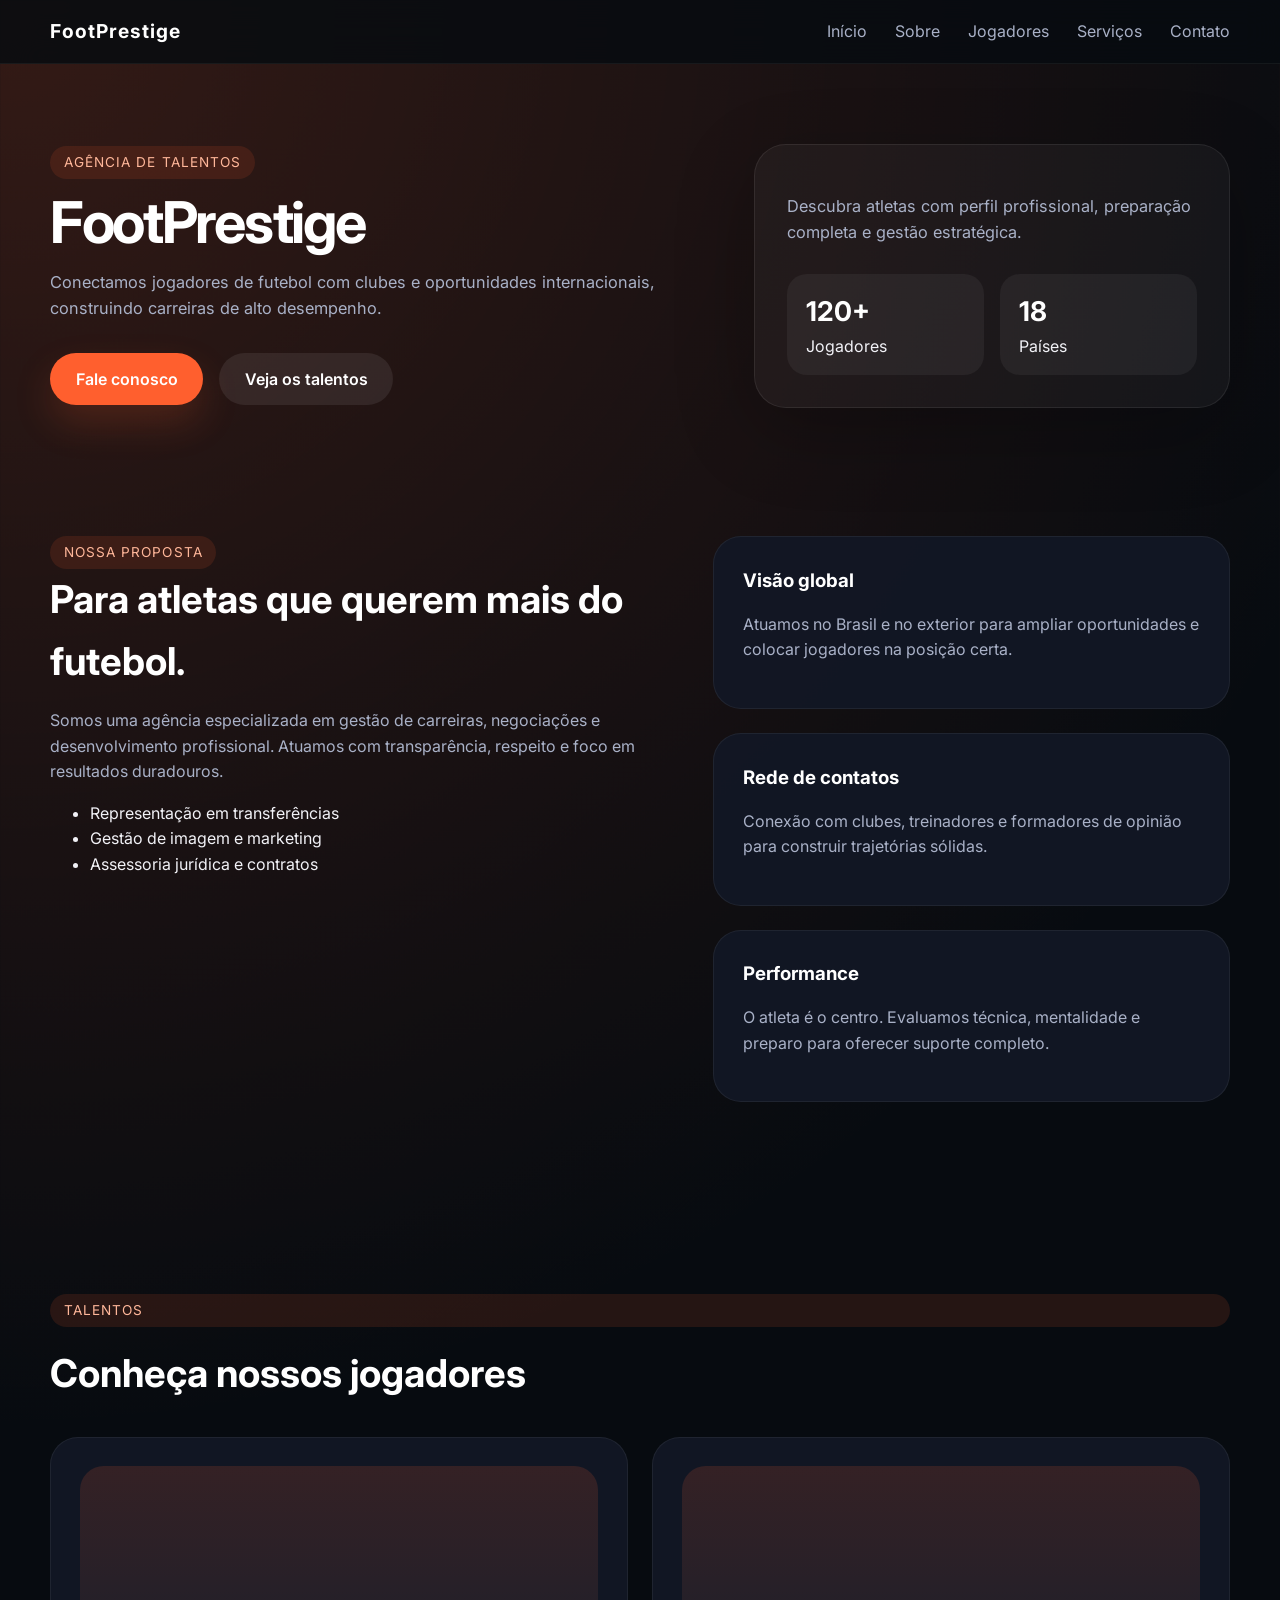
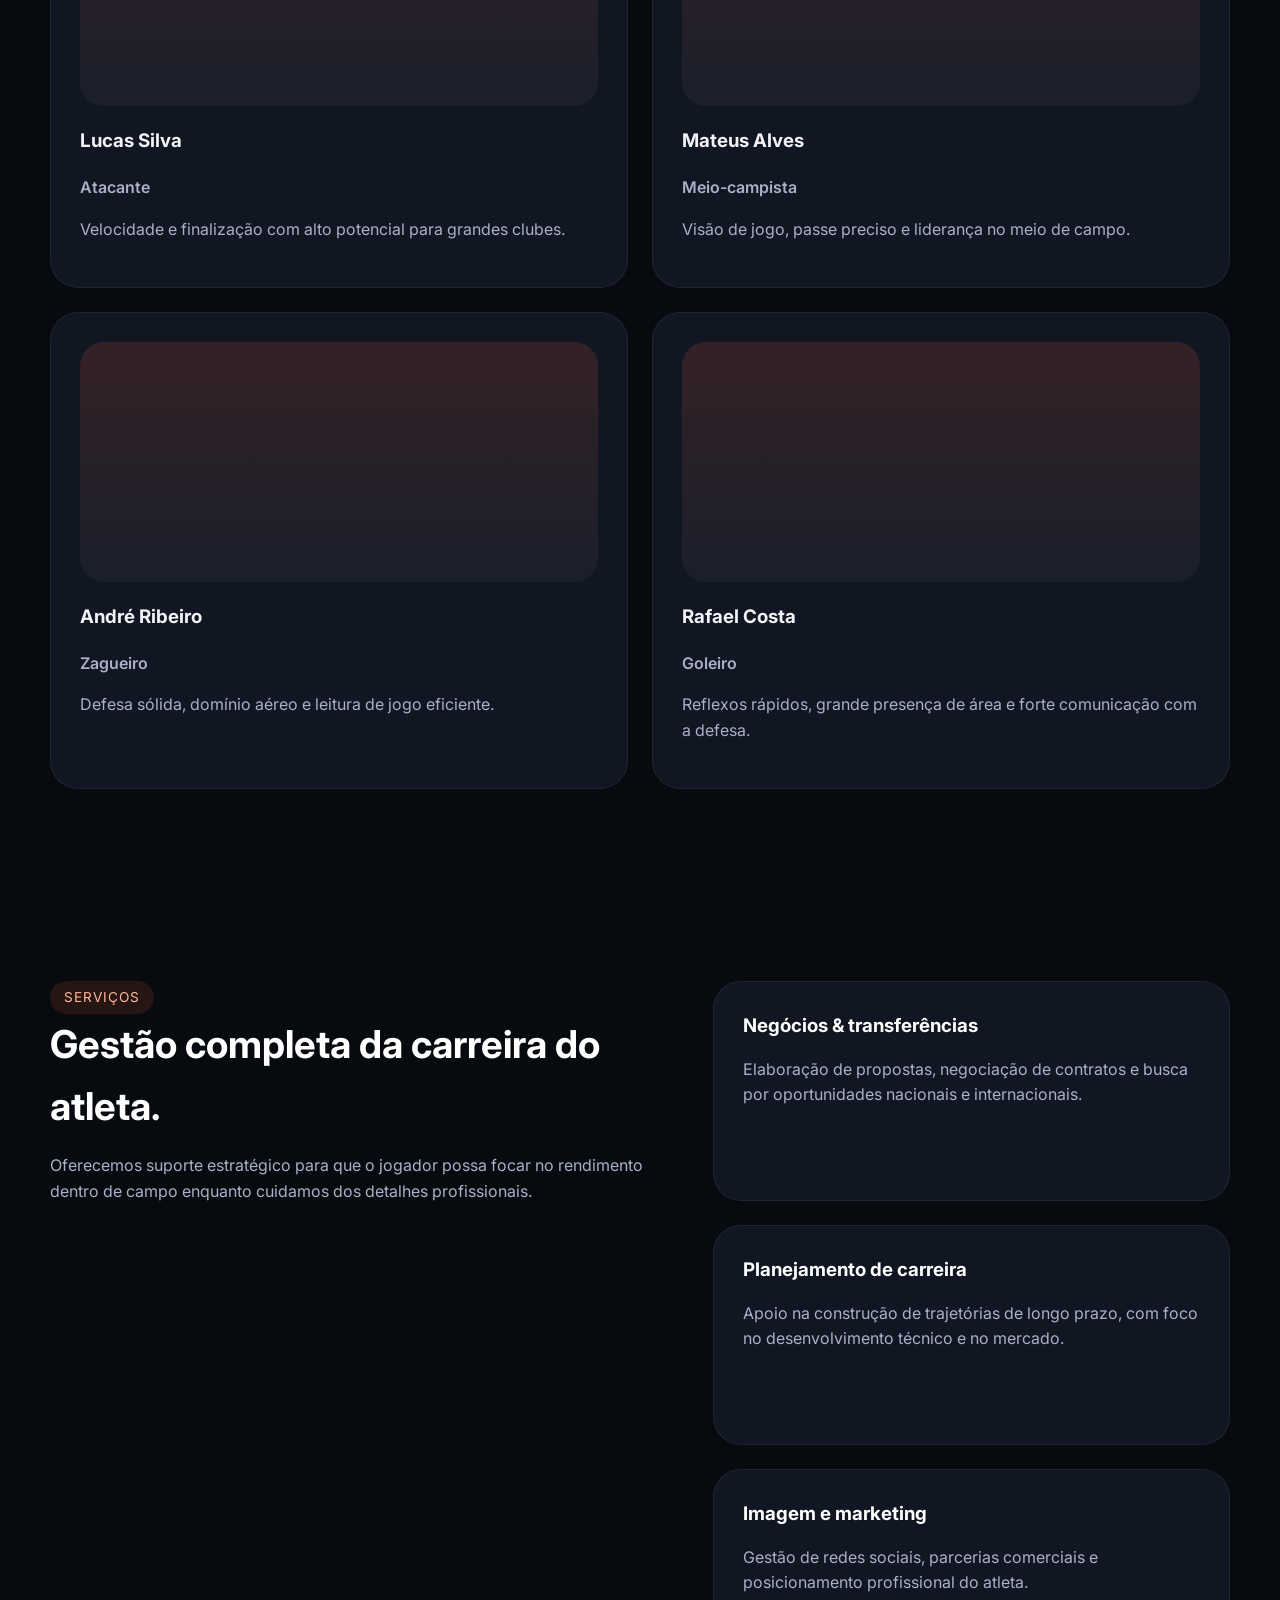
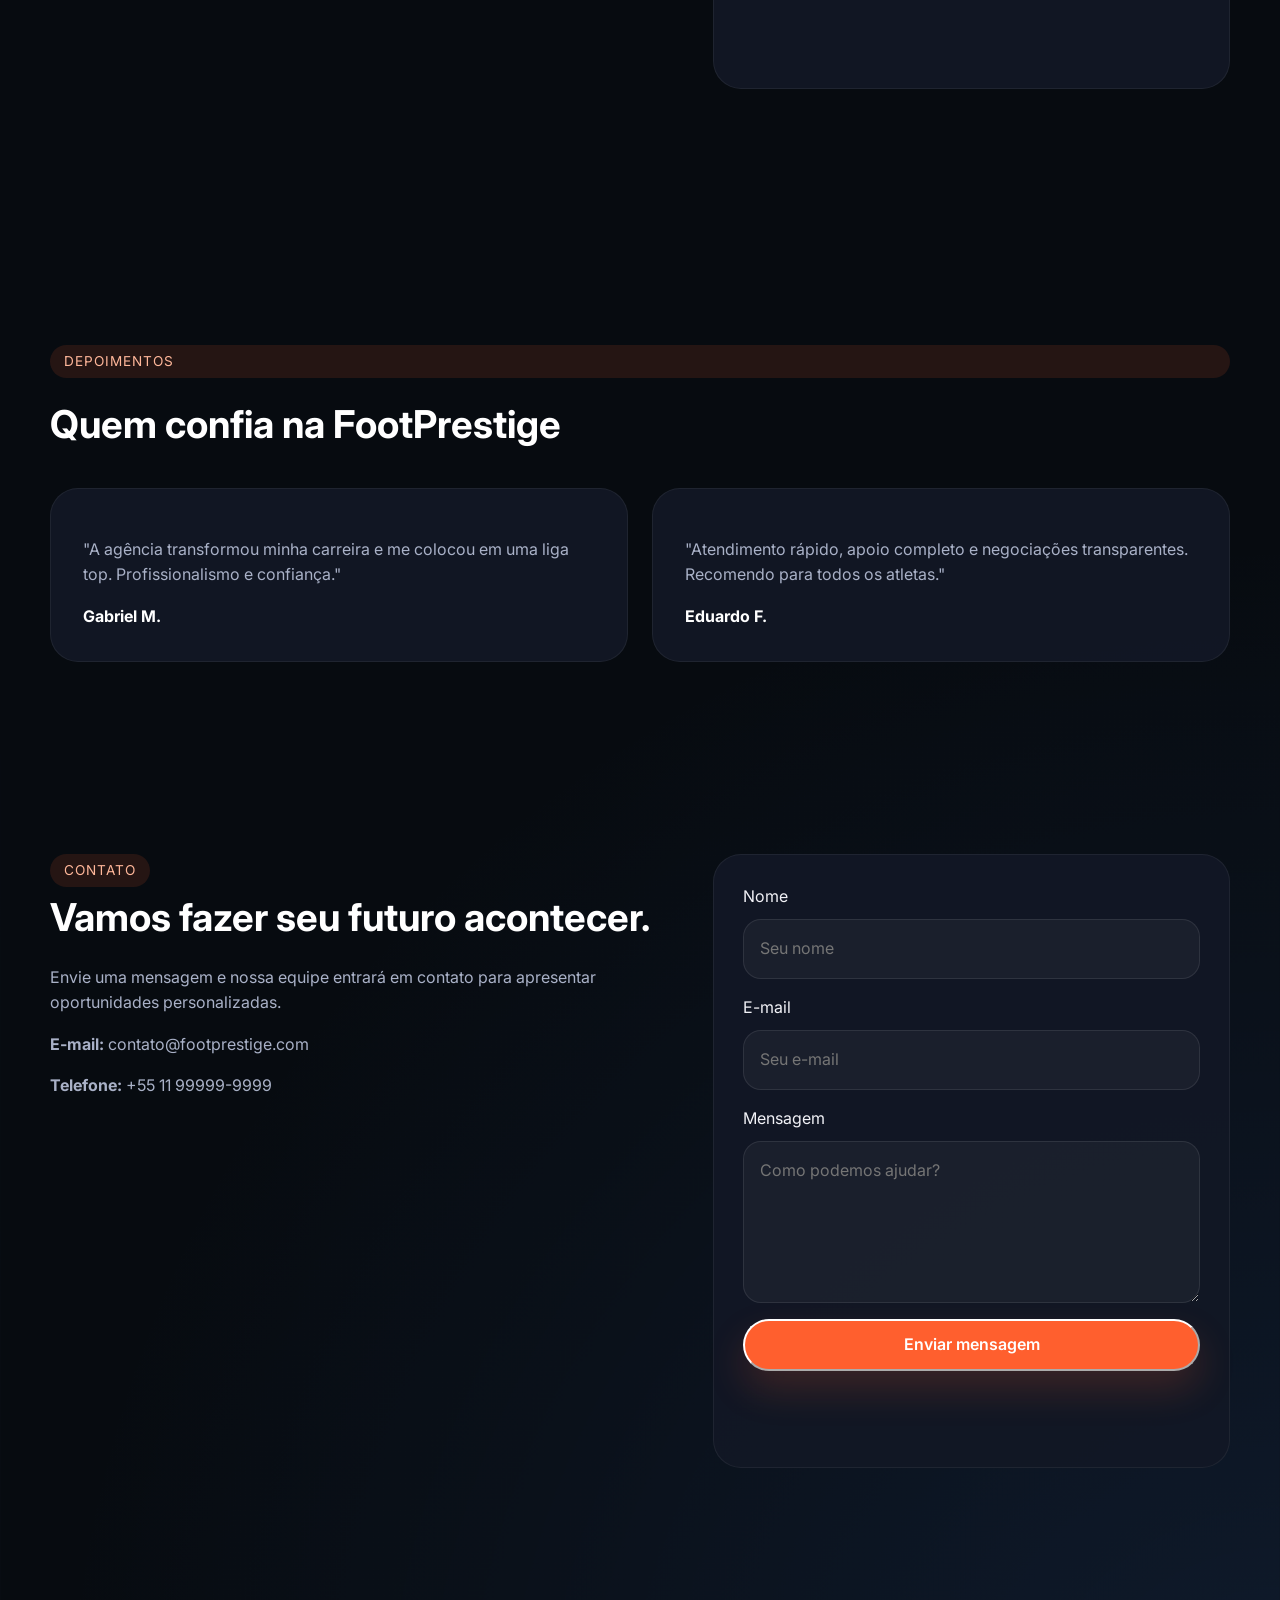
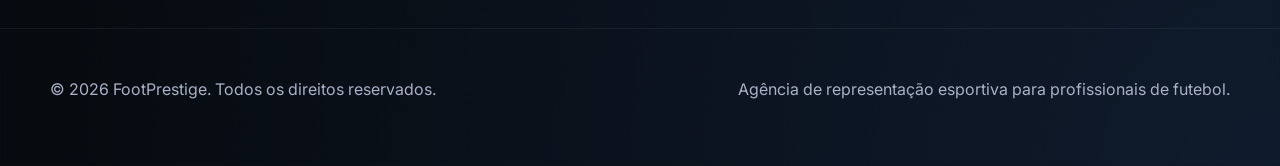
<file: foot_prestige/index.html>
<!DOCTYPE html>
<html lang="pt-BR">
<head>
  <meta charset="UTF-8" />
  <meta name="viewport" content="width=device-width, initial-scale=1.0" />
  <title>FootPrestige | Agência de Jogadores</title>
  <link rel="stylesheet" href="styles.css" />
  <link rel="preconnect" href="https://fonts.googleapis.com" />
  <link rel="preconnect" href="https://fonts.gstatic.com" crossorigin />
  <link href="https://fonts.googleapis.com/css2?family=Inter:wght@400;500;600;700;800&display=swap" rel="stylesheet" />
</head>
<body>
  <header class="site-header">
    <div class="container header-inner">
      <a href="#home" class="brand">FootPrestige</a>
      <button class="nav-toggle" aria-label="Abrir menu" id="navToggle">
        <span></span>
        <span></span>
        <span></span>
      </button>
      <nav class="site-nav" id="siteNav">
        <a href="#home">Início</a>
        <a href="#about">Sobre</a>
        <a href="#players">Jogadores</a>
        <a href="#services">Serviços</a>
        <a href="#contact">Contato</a>
      </nav>
    </div>
  </header>

  <main>
    <section class="hero" id="home">
      <div class="container hero-content">
        <div>
          <span class="eyebrow">Agência de talentos</span>
          <h1>FootPrestige</h1>
          <p>Conectamos jogadores de futebol com clubes e oportunidades internacionais, construindo carreiras de alto desempenho.</p>
          <div class="hero-actions">
            <a href="#contact" class="btn btn-primary">Fale conosco</a>
            <a href="#players" class="btn btn-secondary">Veja os talentos</a>
          </div>
        </div>
        <div class="hero-visual">
          <div class="hero-card">
            <p>Descubra atletas com perfil profissional, preparação completa e gestão estratégica.</p>
            <div class="hero-stats">
              <div>
                <strong>120+</strong>
                <span>Jogadores</span>
              </div>
              <div>
                <strong>18</strong>
                <span>Países</span>
              </div>
            </div>
          </div>
        </div>
      </div>
    </section>

    <section class="about" id="about">
      <div class="container section-grid">
        <div class="section-text">
          <span class="eyebrow">Nossa proposta</span>
          <h2>Para atletas que querem mais do futebol.</h2>
          <p>Somos uma agência especializada em gestão de carreiras, negociações e desenvolvimento profissional. Atuamos com transparência, respeito e foco em resultados duradouros.</p>
          <ul>
            <li>Representação em transferências</li>
            <li>Gestão de imagem e marketing</li>
            <li>Assessoria jurídica e contratos</li>
          </ul>
        </div>
        <div class="about-cards">
          <div class="card">
            <h3>Visão global</h3>
            <p>Atuamos no Brasil e no exterior para ampliar oportunidades e colocar jogadores na posição certa.</p>
          </div>
          <div class="card">
            <h3>Rede de contatos</h3>
            <p>Conexão com clubes, treinadores e formadores de opinião para construir trajetórias sólidas.</p>
          </div>
          <div class="card">
            <h3>Performance</h3>
            <p>O atleta é o centro. Evaluamos técnica, mentalidade e preparo para oferecer suporte completo.</p>
          </div>
        </div>
      </div>
    </section>

    <section class="players" id="players">
      <div class="container">
        <div class="section-header">
          <span class="eyebrow">Talentos</span>
          <h2>Conheça nossos jogadores</h2>
        </div>
        <div class="player-grid" id="playerGrid">
          <article class="player-card" data-position="Atacante">
            <div class="player-avatar"></div>
            <h3>Lucas Silva</h3>
            <p class="player-position">Atacante</p>
            <p>Velocidade e finalização com alto potencial para grandes clubes.</p>
          </article>
          <article class="player-card" data-position="Meio-campista">
            <div class="player-avatar"></div>
            <h3>Mateus Alves</h3>
            <p class="player-position">Meio-campista</p>
            <p>Visão de jogo, passe preciso e liderança no meio de campo.</p>
          </article>
          <article class="player-card" data-position="Zagueiro">
            <div class="player-avatar"></div>
            <h3>André Ribeiro</h3>
            <p class="player-position">Zagueiro</p>
            <p>Defesa sólida, domínio aéreo e leitura de jogo eficiente.</p>
          </article>
          <article class="player-card" data-position="Goleiro">
            <div class="player-avatar"></div>
            <h3>Rafael Costa</h3>
            <p class="player-position">Goleiro</p>
            <p>Reflexos rápidos, grande presença de área e forte comunicação com a defesa.</p>
          </article>
        </div>
      </div>
    </section>

    <section class="services" id="services">
      <div class="container section-grid">
        <div class="section-text">
          <span class="eyebrow">Serviços</span>
          <h2>Gestão completa da carreira do atleta.</h2>
          <p>Oferecemos suporte estratégico para que o jogador possa focar no rendimento dentro de campo enquanto cuidamos dos detalhes profissionais.</p>
        </div>
        <div class="service-list">
          <div class="service-item">
            <h3>Negócios & transferências</h3>
            <p>Elaboração de propostas, negociação de contratos e busca por oportunidades nacionais e internacionais.</p>
          </div>
          <div class="service-item">
            <h3>Planejamento de carreira</h3>
            <p>Apoio na construção de trajetórias de longo prazo, com foco no desenvolvimento técnico e no mercado.</p>
          </div>
          <div class="service-item">
            <h3>Imagem e marketing</h3>
            <p>Gestão de redes sociais, parcerias comerciais e posicionamento profissional do atleta.</p>
          </div>
        </div>
      </div>
    </section>

    <section class="testimonials">
      <div class="container">
        <div class="section-header">
          <span class="eyebrow">Depoimentos</span>
          <h2>Quem confia na FootPrestige</h2>
        </div>
        <div class="testimonial-grid">
          <div class="testimonial-card">
            <p>"A agência transformou minha carreira e me colocou em uma liga top. Profissionalismo e confiança."</p>
            <strong>Gabriel M.</strong>
          </div>
          <div class="testimonial-card">
            <p>"Atendimento rápido, apoio completo e negociações transparentes. Recomendo para todos os atletas."</p>
            <strong>Eduardo F.</strong>
          </div>
        </div>
      </div>
    </section>

    <section class="contact" id="contact">
      <div class="container section-grid">
        <div class="section-text">
          <span class="eyebrow">Contato</span>
          <h2>Vamos fazer seu futuro acontecer.</h2>
          <p>Envie uma mensagem e nossa equipe entrará em contato para apresentar oportunidades personalizadas.</p>
          <div class="contact-details">
            <p><strong>E-mail:</strong> contato@footprestige.com</p>
            <p><strong>Telefone:</strong> +55 11 99999-9999</p>
          </div>
        </div>
        <form class="contact-form" id="contactForm">
          <label>
            Nome
            <input type="text" name="name" placeholder="Seu nome" required />
          </label>
          <label>
            E-mail
            <input type="email" name="email" placeholder="Seu e-mail" required />
          </label>
          <label>
            Mensagem
            <textarea name="message" rows="5" placeholder="Como podemos ajudar?" required></textarea>
          </label>
          <button type="submit" class="btn btn-primary">Enviar mensagem</button>
          <p class="form-feedback" id="formFeedback" role="status"></p>
        </form>
      </div>
    </section>
  </main>

  <footer class="site-footer">
    <div class="container footer-inner">
      <p>© 2026 FootPrestige. Todos os direitos reservados.</p>
      <p>Agência de representação esportiva para profissionais de futebol.</p>
    </div>
  </footer>

  <script src="script.js"></script>
</body>
</html>
</file>
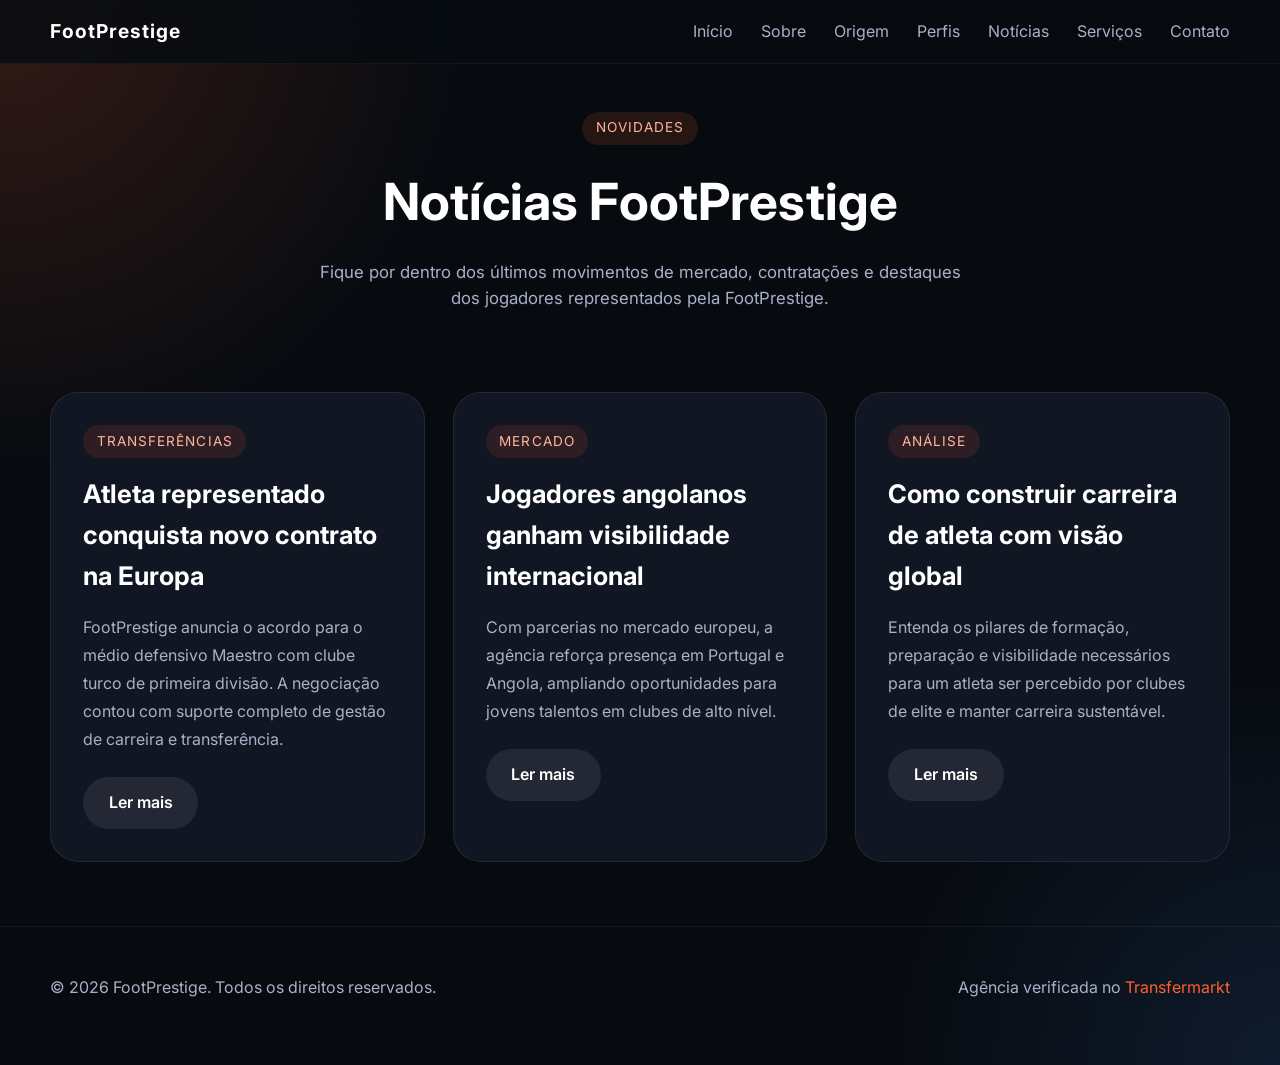
<file: news.html>
<!DOCTYPE html>
<html lang="pt-BR">
<head>
  <meta charset="UTF-8" />
  <meta name="viewport" content="width=device-width, initial-scale=1.0" />
  <title>Notícias | FootPrestige</title>
  <link rel="stylesheet" href="common.css" />
  <link rel="stylesheet" href="news.css" />
  <link rel="preconnect" href="https://fonts.googleapis.com" />
  <link rel="preconnect" href="https://fonts.gstatic.com" crossorigin />
  <link href="https://fonts.googleapis.com/css2?family=Inter:wght@400;500;600;700;800&display=swap" rel="stylesheet" />
</head>
<body>
  <a class="skip-link" href="#main">Pular para o conteúdo</a>
  <header class="site-header">
    <div class="container header-inner">
      <a href="index.html" class="brand">FootPrestige</a>
      <button class="nav-toggle" aria-label="Abrir menu" id="navToggle" aria-controls="siteNav" aria-expanded="false">
        <span></span>
        <span></span>
        <span></span>
      </button>
      <nav class="site-nav" id="siteNav" role="navigation" aria-label="Menu principal">
        <button class="nav-close" id="navClose" aria-label="Fechar menu">✕</button>
        <a href="index.html#home">Início</a>
        <a href="index.html#about">Sobre</a>
        <a href="index.html#agency">Origem</a>
        <a href="players.html">Perfis</a>
        <a href="news.html">Notícias</a>
        <a href="index.html#services">Serviços</a>
        <a href="index.html#contact">Contato</a>
      </nav>
    </div>
  </header>

  <main id="main">
    <section class="hero-page">
      <div class="container">
        <div class="page-header">
          <span class="eyebrow">Novidades</span>
          <h1>Notícias FootPrestige</h1>
          <p>Fique por dentro dos últimos movimentos de mercado, contratações e destaques dos jogadores representados pela FootPrestige.</p>
        </div>
      </div>
    </section>

    <section class="news-section">
      <div class="container">
        <div class="news-grid">
          <article class="news-card">
            <span class="eyebrow">Transferências</span>
            <h2>Atleta representado conquista novo contrato na Europa</h2>
            <p>FootPrestige anuncia o acordo para o médio defensivo Maestro com clube turco de primeira divisão. A negociação contou com suporte completo de gestão de carreira e transferência.</p>
            <a class="btn btn-secondary" href="#">Ler mais</a>
          </article>

          <article class="news-card">
            <span class="eyebrow">Mercado</span>
            <h2>Jogadores angolanos ganham visibilidade internacional</h2>
            <p>Com parcerias no mercado europeu, a agência reforça presença em Portugal e Angola, ampliando oportunidades para jovens talentos em clubes de alto nível.</p>
            <a class="btn btn-secondary" href="#">Ler mais</a>
          </article>

          <article class="news-card">
            <span class="eyebrow">Análise</span>
            <h2>Como construir carreira de atleta com visão global</h2>
            <p>Entenda os pilares de formação, preparação e visibilidade necessários para um atleta ser percebido por clubes de elite e manter carreira sustentável.</p>
            <a class="btn btn-secondary" href="#">Ler mais</a>
          </article>
        </div>
      </div>
    </section>
  </main>

  <footer class="site-footer">
    <div class="container footer-inner">
      <p>&copy; 2026 FootPrestige. Todos os direitos reservados.</p>
      <p>Agência verificada no <a href="https://www.transfermarkt.com" target="_blank" rel="noopener">Transfermarkt</a></p>
    </div>
  </footer>

  <script src="script.js"></script>
</body>
</html>
</file>
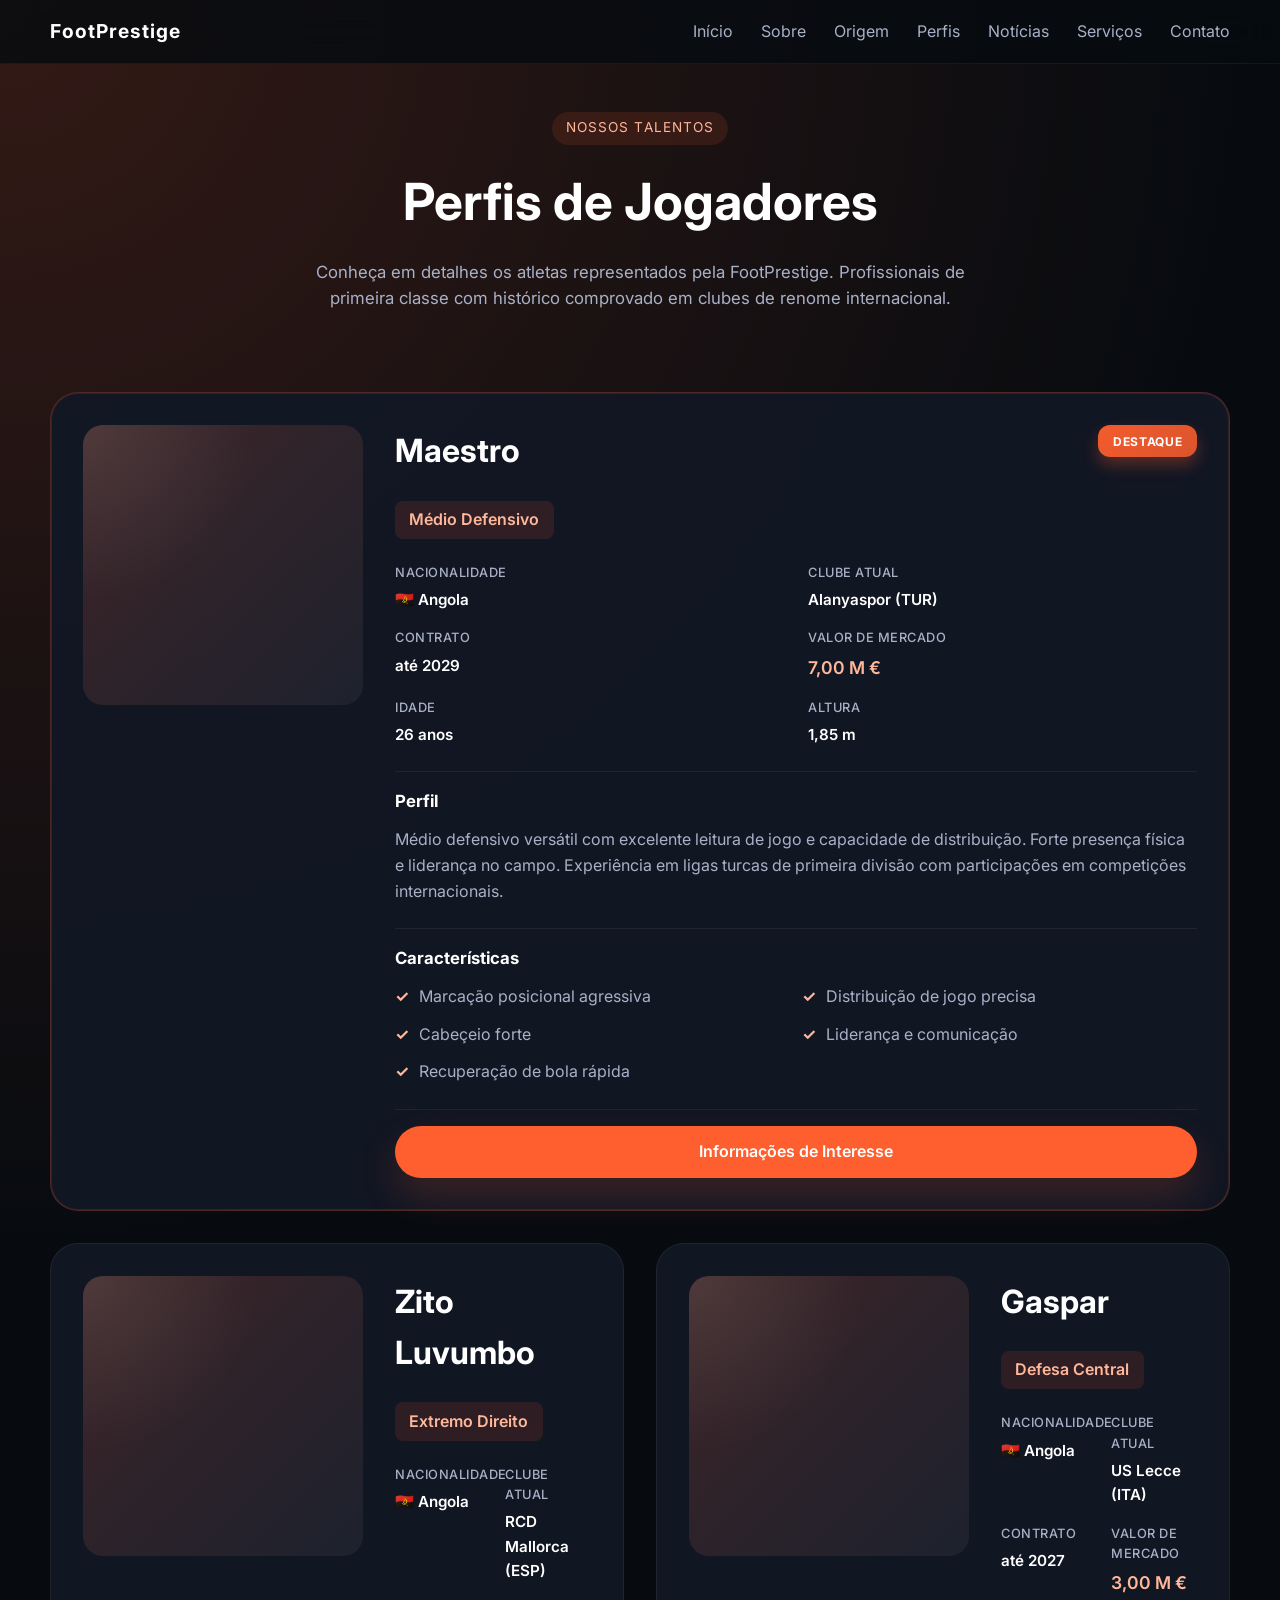
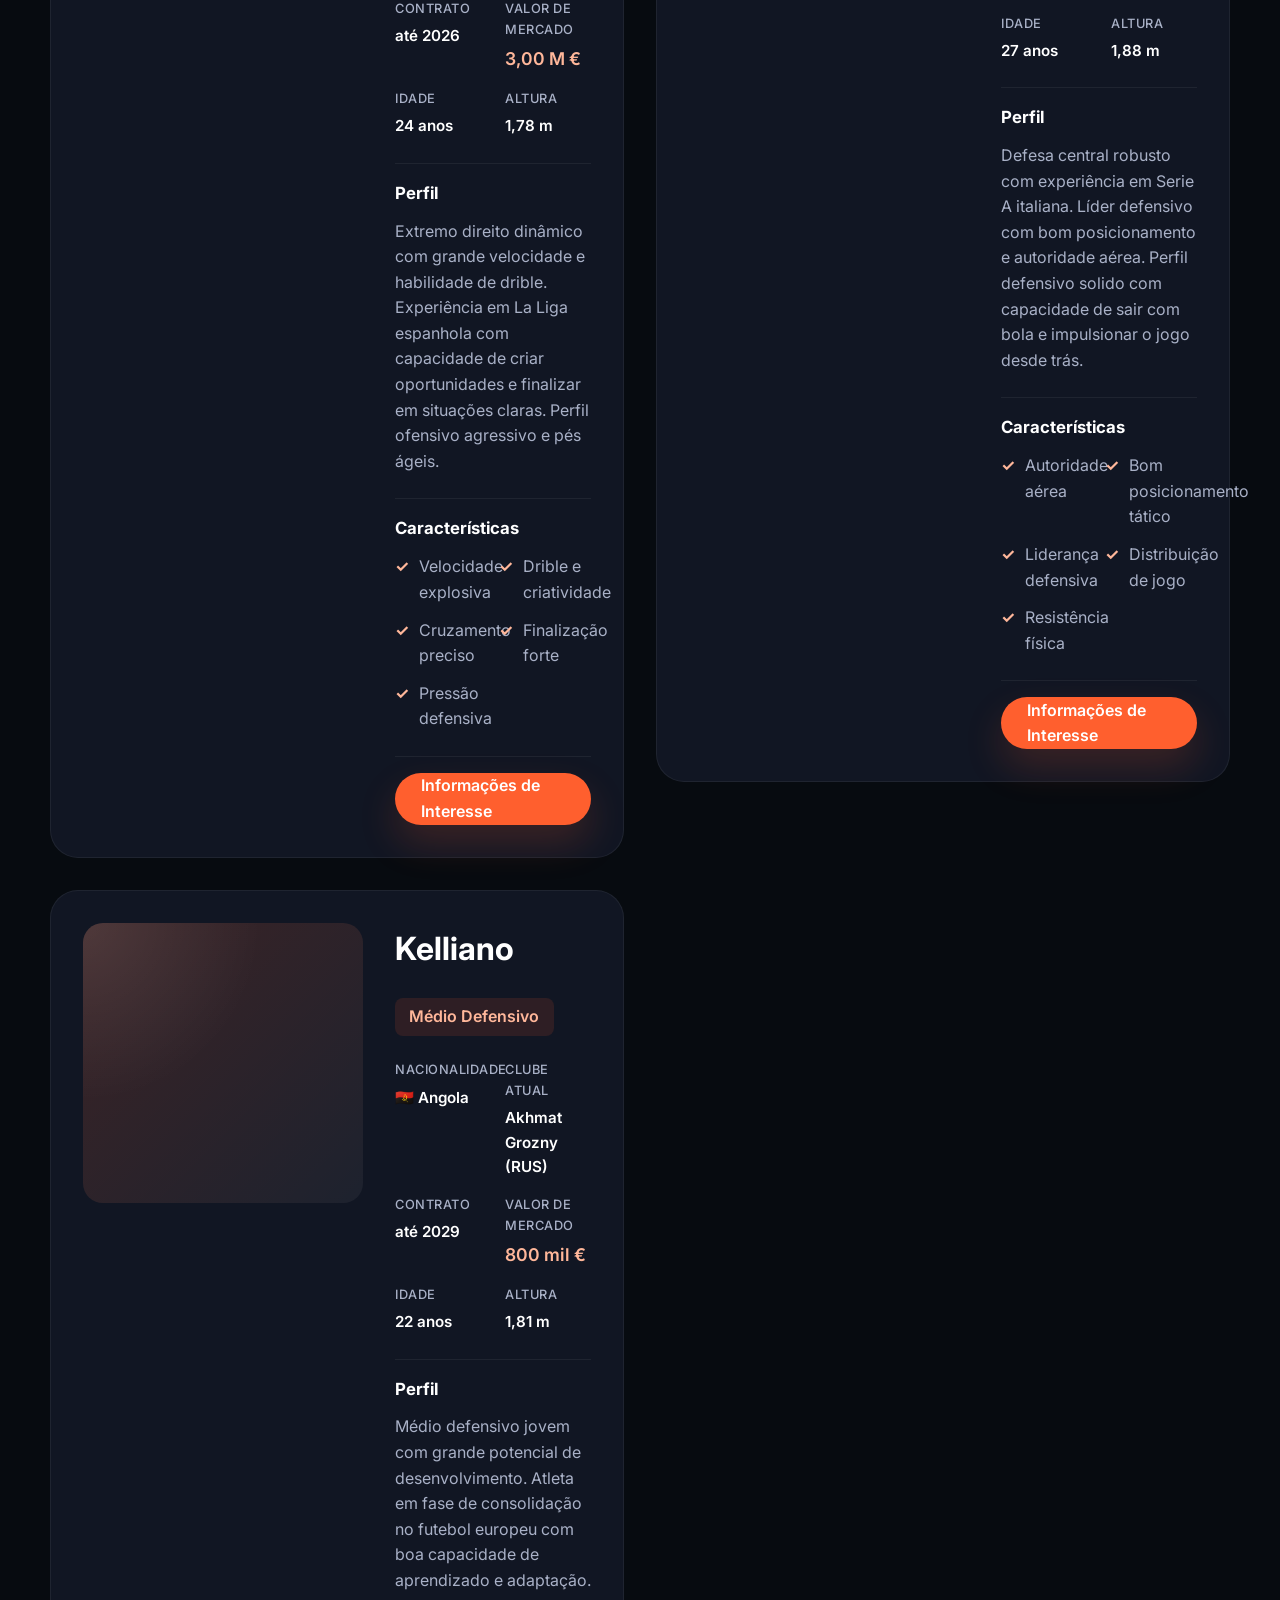
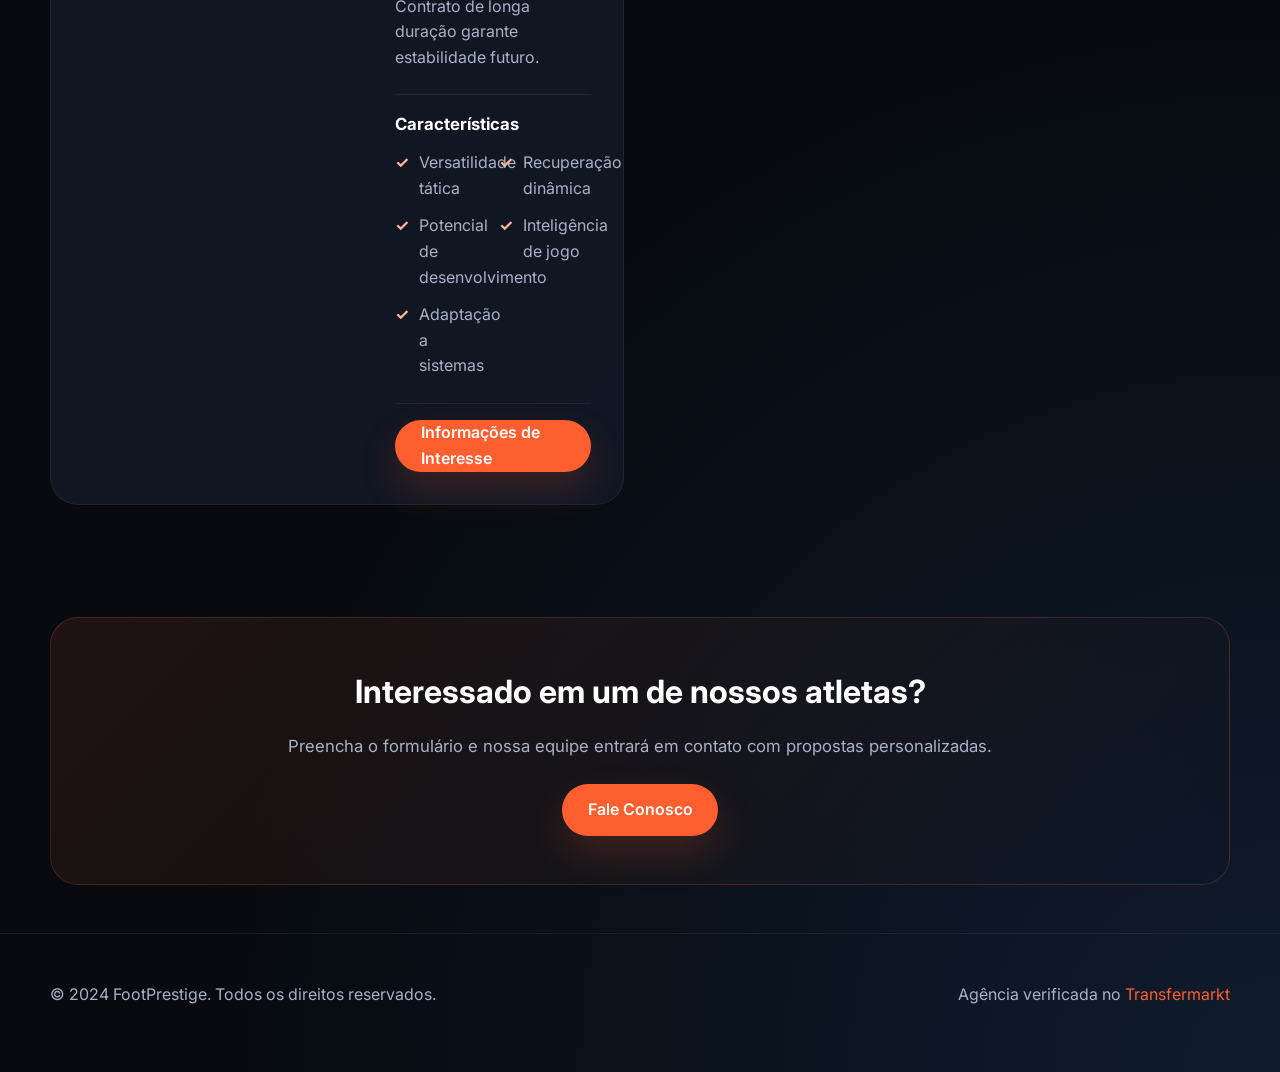
<file: players.html>
<!DOCTYPE html>
<html lang="pt-BR">
<head>
  <meta charset="UTF-8" />
  <meta name="viewport" content="width=device-width, initial-scale=1.0" />
  <title>Perfis de Jogadores | FootPrestige</title>
  <link rel="stylesheet" href="common.css" />
  <link rel="stylesheet" href="players.css" />
  <link rel="preconnect" href="https://fonts.googleapis.com" />
  <link rel="preconnect" href="https://fonts.gstatic.com" crossorigin />
  <link href="https://fonts.googleapis.com/css2?family=Inter:wght@400;500;600;700;800&display=swap" rel="stylesheet" />
</head>
<body>
  <a class="skip-link" href="#main">Pular para o conteúdo</a>
  <header class="site-header">
    <div class="container header-inner">
      <a href="index.html" class="brand">FootPrestige</a>
      <button class="nav-toggle" aria-label="Abrir menu" id="navToggle" aria-controls="siteNav" aria-expanded="false">
        <span></span>
        <span></span>
        <span></span>
      </button>
      <nav class="site-nav" id="siteNav" role="navigation" aria-label="Menu principal">
        <button class="nav-close" id="navClose" aria-label="Fechar menu">✕</button>
        <a href="index.html#home">Início</a>
        <a href="index.html#about">Sobre</a>
        <a href="index.html#agency">Origem</a>
        <a href="players.html">Perfis</a>
        <a href="news.html">Notícias</a>
        <a href="index.html#services">Serviços</a>
        <a href="index.html#contact">Contato</a>
      </nav>
    </div>
  </header>

  <main id="main">
    <section class="hero-page">
      <div class="container">
        <div class="page-header">
          <span class="eyebrow">Nossos Talentos</span>
          <h1>Perfis de Jogadores</h1>
          <p>Conheça em detalhes os atletas representados pela FootPrestige. Profissionais de primeira classe com histórico comprovado em clubes de renome internacional.</p>
        </div>
      </div>
    </section>

    <section class="players-section">
      <div class="container">
        <div class="players-full-grid">
          <!-- Maestro - Destaque -->
          <article class="player-profile featured">
            <div class="profile-card">
              <div class="player-image">
                <div class="player-placeholder"></div>
              </div>
              <div class="profile-body">
                <div class="profile-header">
                  <h2>Maestro</h2>
                  <span class="profile-badge">Destaque</span>
                </div>
                <p class="position-tag">Médio Defensivo</p>
                
                <div class="profile-info">
                  <div class="info-row">
                    <span class="info-label">Nacionalidade</span>
                    <span class="info-value">🇦🇴 Angola</span>
                  </div>
                  <div class="info-row">
                    <span class="info-label">Clube Atual</span>
                    <span class="info-value">Alanyaspor (TUR)</span>
                  </div>
                  <div class="info-row">
                    <span class="info-label">Contrato</span>
                    <span class="info-value">até 2029</span>
                  </div>
                  <div class="info-row">
                    <span class="info-label">Valor de Mercado</span>
                    <span class="info-value amount">7,00 M €</span>
                  </div>
                  <div class="info-row">
                    <span class="info-label">Idade</span>
                    <span class="info-value">26 anos</span>
                  </div>
                  <div class="info-row">
                    <span class="info-label">Altura</span>
                    <span class="info-value">1,85 m</span>
                  </div>
                </div>

                <div class="profile-section">
                  <h3>Perfil</h3>
                  <p>Médio defensivo versátil com excelente leitura de jogo e capacidade de distribuição. Forte presença física e liderança no campo. Experiência em ligas turcas de primeira divisão com participações em competições internacionais.</p>
                </div>

                <div class="profile-section">
                  <h3>Características</h3>
                  <ul class="characteristics">
                    <li>Marcação posicional agressiva</li>
                    <li>Distribuição de jogo precisa</li>
                    <li>Cabeçeio forte</li>
                    <li>Liderança e comunicação</li>
                    <li>Recuperação de bola rápida</li>
                  </ul>
                </div>

                <div class="contact-cta">
                  <a href="index.html#contact" class="btn btn-primary">Informações de Interesse</a>
                </div>
              </div>
            </div>
          </article>

          <!-- Zito Luvumbo -->
          <article class="player-profile">
            <div class="profile-card">
              <div class="player-image">
                <div class="player-placeholder"></div>
              </div>
              <div class="profile-body">
                <div class="profile-header">
                  <h2>Zito Luvumbo</h2>
                </div>
                <p class="position-tag">Extremo Direito</p>
                
                <div class="profile-info">
                  <div class="info-row">
                    <span class="info-label">Nacionalidade</span>
                    <span class="info-value">🇦🇴 Angola</span>
                  </div>
                  <div class="info-row">
                    <span class="info-label">Clube Atual</span>
                    <span class="info-value">RCD Mallorca (ESP)</span>
                  </div>
                  <div class="info-row">
                    <span class="info-label">Contrato</span>
                    <span class="info-value">até 2026</span>
                  </div>
                  <div class="info-row">
                    <span class="info-label">Valor de Mercado</span>
                    <span class="info-value amount">3,00 M €</span>
                  </div>
                  <div class="info-row">
                    <span class="info-label">Idade</span>
                    <span class="info-value">24 anos</span>
                  </div>
                  <div class="info-row">
                    <span class="info-label">Altura</span>
                    <span class="info-value">1,78 m</span>
                  </div>
                </div>

                <div class="profile-section">
                  <h3>Perfil</h3>
                  <p>Extremo direito dinâmico com grande velocidade e habilidade de drible. Experiência em La Liga espanhola com capacidade de criar oportunidades e finalizar em situações claras. Perfil ofensivo agressivo e pés ágeis.</p>
                </div>

                <div class="profile-section">
                  <h3>Características</h3>
                  <ul class="characteristics">
                    <li>Velocidade explosiva</li>
                    <li>Drible e criatividade</li>
                    <li>Cruzamento preciso</li>
                    <li>Finalização forte</li>
                    <li>Pressão defensiva</li>
                  </ul>
                </div>

                <div class="contact-cta">
                  <a href="index.html#contact" class="btn btn-primary">Informações de Interesse</a>
                </div>
              </div>
            </div>
          </article>

          <!-- Gaspar -->
          <article class="player-profile">
            <div class="profile-card">
              <div class="player-image">
                <div class="player-placeholder"></div>
              </div>
              <div class="profile-body">
                <div class="profile-header">
                  <h2>Gaspar</h2>
                </div>
                <p class="position-tag">Defesa Central</p>
                
                <div class="profile-info">
                  <div class="info-row">
                    <span class="info-label">Nacionalidade</span>
                    <span class="info-value">🇦🇴 Angola</span>
                  </div>
                  <div class="info-row">
                    <span class="info-label">Clube Atual</span>
                    <span class="info-value">US Lecce (ITA)</span>
                  </div>
                  <div class="info-row">
                    <span class="info-label">Contrato</span>
                    <span class="info-value">até 2027</span>
                  </div>
                  <div class="info-row">
                    <span class="info-label">Valor de Mercado</span>
                    <span class="info-value amount">3,00 M €</span>
                  </div>
                  <div class="info-row">
                    <span class="info-label">Idade</span>
                    <span class="info-value">27 anos</span>
                  </div>
                  <div class="info-row">
                    <span class="info-label">Altura</span>
                    <span class="info-value">1,88 m</span>
                  </div>
                </div>

                <div class="profile-section">
                  <h3>Perfil</h3>
                  <p>Defesa central robusto com experiência em Serie A italiana. Líder defensivo com bom posicionamento e autoridade aérea. Perfil defensivo solido com capacidade de sair com bola e impulsionar o jogo desde trás.</p>
                </div>

                <div class="profile-section">
                  <h3>Características</h3>
                  <ul class="characteristics">
                    <li>Autoridade aérea</li>
                    <li>Bom posicionamento tático</li>
                    <li>Liderança defensiva</li>
                    <li>Distribuição de jogo</li>
                    <li>Resistência física</li>
                  </ul>
                </div>

                <div class="contact-cta">
                  <a href="index.html#contact" class="btn btn-primary">Informações de Interesse</a>
                </div>
              </div>
            </div>
          </article>

          <!-- Kelliano -->
          <article class="player-profile">
            <div class="profile-card">
              <div class="player-image">
                <div class="player-placeholder"></div>
              </div>
              <div class="profile-body">
                <div class="profile-header">
                  <h2>Kelliano</h2>
                </div>
                <p class="position-tag">Médio Defensivo</p>
                
                <div class="profile-info">
                  <div class="info-row">
                    <span class="info-label">Nacionalidade</span>
                    <span class="info-value">🇦🇴 Angola</span>
                  </div>
                  <div class="info-row">
                    <span class="info-label">Clube Atual</span>
                    <span class="info-value">Akhmat Grozny (RUS)</span>
                  </div>
                  <div class="info-row">
                    <span class="info-label">Contrato</span>
                    <span class="info-value">até 2029</span>
                  </div>
                  <div class="info-row">
                    <span class="info-label">Valor de Mercado</span>
                    <span class="info-value amount">800 mil €</span>
                  </div>
                  <div class="info-row">
                    <span class="info-label">Idade</span>
                    <span class="info-value">22 anos</span>
                  </div>
                  <div class="info-row">
                    <span class="info-label">Altura</span>
                    <span class="info-value">1,81 m</span>
                  </div>
                </div>

                <div class="profile-section">
                  <h3>Perfil</h3>
                  <p>Médio defensivo jovem com grande potencial de desenvolvimento. Atleta em fase de consolidação no futebol europeu com boa capacidade de aprendizado e adaptação. Contrato de longa duração garante estabilidade futuro.</p>
                </div>

                <div class="profile-section">
                  <h3>Características</h3>
                  <ul class="characteristics">
                    <li>Versatilidade tática</li>
                    <li>Recuperação dinâmica</li>
                    <li>Potencial de desenvolvimento</li>
                    <li>Inteligência de jogo</li>
                    <li>Adaptação a sistemas</li>
                  </ul>
                </div>

                <div class="contact-cta">
                  <a href="index.html#contact" class="btn btn-primary">Informações de Interesse</a>
                </div>
              </div>
            </div>
          </article>
        </div>
      </div>
    </section>

    <section class="cta-section">
      <div class="container">
        <div class="cta-card">
          <h2>Interessado em um de nossos atletas?</h2>
          <p>Preencha o formulário e nossa equipe entrará em contato com propostas personalizadas.</p>
          <a href="index.html#contact" class="btn btn-primary">Fale Conosco</a>
        </div>
      </div>
    </section>
  </main>

  <footer class="site-footer">
    <div class="container footer-inner">
      <p>&copy; 2024 FootPrestige. Todos os direitos reservados.</p>
      <p>Agência verificada no <a href="https://www.transfermarkt.com" target="_blank" rel="noopener">Transfermarkt</a></p>
    </div>
  </footer>

  <script src="script.js"></script>
</body>
</html>
</file>
<file: foot_prestige/styles.css>
:root {
  color-scheme: dark;
  font-family: 'Inter', sans-serif;
  font-size: 16px;
  line-height: 1.6;
  color: #f2f2f7;
  background: #060709;
  --bg: #070b10;
  --surface: rgba(18, 24, 37, 0.95);
  --surface-strong: #121927;
  --primary: #ff5f2e;
  --primary-soft: rgba(255, 95, 46, 0.18);
  --text-muted: #a9b1c7;
  --border: rgba(255, 255, 255, 0.08);
  --shadow: 0 24px 80px rgba(0, 0, 0, 0.24);
}

* {
  box-sizing: border-box;
}

html {
  scroll-behavior: smooth;
}

body {
  margin: 0;
  min-height: 100vh;
  background: radial-gradient(circle at top left, rgba(255, 95, 46, 0.18), transparent 28%),
    radial-gradient(circle at bottom right, rgba(75, 142, 255, 0.12), transparent 24%),
    var(--bg);
}

img {
  max-width: 100%;
  display: block;
}

button,
input,
textarea {
  font: inherit;
}

.container {
  width: min(1180px, calc(100% - 2rem));
  margin: 0 auto;
}

.site-header {
  position: sticky;
  top: 0;
  z-index: 10;
  backdrop-filter: blur(18px);
  background: rgba(7, 11, 16, 0.82);
  border-bottom: 1px solid rgba(255, 255, 255, 0.05);
}

.header-inner {
  display: flex;
  align-items: center;
  justify-content: space-between;
  gap: 1rem;
  padding: 1rem 0;
}

.brand {
  color: #ffffff;
  font-size: 1.2rem;
  font-weight: 700;
  text-decoration: none;
  letter-spacing: 0.05em;
}

.site-nav {
  display: flex;
  gap: 1.75rem;
  align-items: center;
}

.site-nav a {
  color: var(--text-muted);
  text-decoration: none;
  transition: color 0.2s ease;
}

.site-nav a:hover,
.site-nav a:focus-visible {
  color: #ffffff;
}

.nav-toggle {
  display: none;
  border: none;
  background: transparent;
  cursor: pointer;
  padding: 0.3rem;
}

.nav-toggle span {
  display: block;
  width: 24px;
  height: 2px;
  margin: 5px 0;
  background: #fff;
  border-radius: 2px;
}

.hero {
  padding: 5rem 0 4rem;
}

.hero-content {
  display: grid;
  grid-template-columns: 1.2fr 0.85fr;
  gap: 2rem;
  align-items: center;
}

.eyebrow {
  display: inline-flex;
  padding: 0.35rem 0.85rem;
  border-radius: 999px;
  background: rgba(255, 95, 46, 0.12);
  color: #ffb79a;
  font-size: 0.85rem;
  letter-spacing: 0.08em;
  text-transform: uppercase;
}

.hero h1 {
  margin: 1rem 0 1.2rem;
  font-size: clamp(3rem, 4.5vw, 5rem);
  line-height: 0.95;
  letter-spacing: -0.04em;
  color: #fff;
}

.hero p {
  max-width: 42rem;
  color: var(--text-muted);
  font-size: 1.02rem;
}

.hero-actions {
  display: flex;
  flex-wrap: wrap;
  gap: 1rem;
  margin-top: 2rem;
}

.btn {
  display: inline-flex;
  align-items: center;
  justify-content: center;
  min-height: 52px;
  padding: 0 1.6rem;
  border-radius: 999px;
  font-weight: 600;
  text-decoration: none;
  transition: transform 0.2s ease, box-shadow 0.2s ease, background 0.2s ease;
}

.btn:hover {
  transform: translateY(-1px);
}

.btn-primary {
  background: var(--primary);
  color: #fff;
  box-shadow: 0 18px 38px rgba(255, 95, 46, 0.18);
}

.btn-secondary {
  background: rgba(255, 255, 255, 0.08);
  color: #fff;
}

.hero-visual {
  position: relative;
}

.hero-card {
  padding: 2rem;
  border: 1px solid rgba(255, 255, 255, 0.08);
  border-radius: 32px;
  background: rgba(255, 255, 255, 0.04);
  box-shadow: var(--shadow);
}

.hero-stats {
  display: grid;
  grid-template-columns: repeat(2, minmax(0, 1fr));
  gap: 1rem;
  margin-top: 1.8rem;
}

.hero-stats div {
  padding: 1rem 1.2rem;
  border-radius: 20px;
  background: rgba(255, 255, 255, 0.05);
}

.hero-stats strong {
  display: block;
  font-size: 1.7rem;
  color: #fff;
}

.section-grid {
  display: grid;
  grid-template-columns: 1.1fr 0.9fr;
  gap: 2rem;
  align-items: start;
  padding: 4rem 0;
}

.section-header {
  display: grid;
  gap: 1rem;
  padding: 4rem 0 2rem;
}

.section-header h2,
.section-text h2 {
  margin: 0;
  font-size: clamp(2.25rem, 3vw, 3rem);
  color: #fff;
}

.section-text p,
.service-item p,
.card p,
.testimonial-card p,
.contact-details p,
.player-card p {
  color: var(--text-muted);
}

.about-cards {
  display: grid;
  gap: 1.5rem;
}

.card,
.service-item,
.testimonial-card,
.player-card,
.contact-form {
  background: var(--surface);
  border: 1px solid rgba(255, 255, 255, 0.06);
  border-radius: 28px;
  padding: 1.8rem;
}

.card h3,
.service-item h3,
.testimonial-card strong {
  margin: 0 0 0.75rem;
  color: #fff;
}

.players {
  padding: 4rem 0;
}

.player-grid {
  display: grid;
  gap: 1.5rem;
  grid-template-columns: repeat(2, minmax(0, 1fr));
}

.player-card {
  position: relative;
  overflow: hidden;
}

.player-avatar {
  height: 240px;
  border-radius: 24px;
  background: linear-gradient(180deg, rgba(255, 95, 46, 0.15), rgba(255, 255, 255, 0.04));
  margin-bottom: 1.25rem;
}

.player-position {
  margin: 0.45rem 0 1rem;
  color: #ffb79a;
  font-weight: 600;
}

.services {
  padding: 4rem 0;
}

.service-list {
  display: grid;
  gap: 1.5rem;
}

.service-item {
  min-height: 220px;
}

.testimonials {
  padding: 4rem 0;
}

.testimonial-grid {
  display: grid;
  gap: 1.5rem;
  grid-template-columns: repeat(2, minmax(0, 1fr));
}

.testimonial-card {
  padding: 2rem;
}

.contact {
  padding: 4rem 0 6rem;
}

.contact-form {
  display: grid;
  gap: 1rem;
}

.contact-form label {
  display: grid;
  gap: 0.6rem;
  color: #f2f2f7;
}

.contact-form input,
.contact-form textarea {
  width: 100%;
  padding: 1rem 1rem;
  border-radius: 18px;
  border: 1px solid rgba(255, 255, 255, 0.09);
  background: rgba(255, 255, 255, 0.04);
  color: #fff;
}

.contact-form input:focus,
.contact-form textarea:focus {
  outline: none;
  border-color: rgba(255, 95, 46, 0.45);
  box-shadow: 0 0 0 4px rgba(255, 95, 46, 0.12);
}

.form-feedback {
  color: #a9b1c7;
  font-size: 0.95rem;
  min-height: 1.3rem;
}

.site-footer {
  border-top: 1px solid rgba(255, 255, 255, 0.06);
  padding: 2rem 0 3rem;
}

.footer-inner {
  display: flex;
  gap: 1rem;
  flex-wrap: wrap;
  justify-content: space-between;
  color: var(--text-muted);
}

@media (max-width: 960px) {
  .hero-content,
  .section-grid {
    grid-template-columns: 1fr;
  }

  .player-grid,
  .testimonial-grid {
    grid-template-columns: 1fr;
  }
}

@media (max-width: 720px) {
  .site-header {
    padding: 0 0.75rem;
  }

  .nav-toggle {
    display: inline-flex;
  }

  .site-nav {
    position: absolute;
    inset: 100% 0 0;
    margin: 0.75rem;
    border-radius: 26px;
    padding: 1.25rem;
    flex-direction: column;
    background: rgba(7, 11, 16, 0.96);
    border: 1px solid rgba(255, 255, 255, 0.07);
    opacity: 0;
    pointer-events: none;
    transform: translateY(-10px);
    transition: opacity 0.25s ease, transform 0.25s ease;
  }

  .site-nav.show {
    opacity: 1;
    pointer-events: auto;
    transform: translateY(0);
  }

  .site-nav a {
    padding: 0.9rem 0;
    border-bottom: 1px solid rgba(255, 255, 255, 0.06);
  }

  .hero {
    padding-top: 3.75rem;
  }
}

@media (max-width: 560px) {
  .hero h1 {
    font-size: clamp(2.5rem, 9vw, 3.5rem);
  }

  .contact-form {
    padding: 1rem 0;
  }
}
</file>
<file: common.css>
:root {
  color-scheme: dark;
  font-family: 'Inter', sans-serif;
  font-size: 16px;
  line-height: 1.6;
  color: #f2f2f7;
  background: #060709;
  --bg: #070b10;
  --surface: rgba(18, 24, 37, 0.95);
  --surface-strong: #121927;
  --primary: #ff5f2e;
  --primary-soft: rgba(255, 95, 46, 0.18);
  --text-muted: #a9b1c7;
  --border: rgba(255, 255, 255, 0.08);
  --shadow: 0 24px 80px rgba(0, 0, 0, 0.24);
}

/* Accessibility helpers */
.skip-link {
  position: absolute;
  left: -999px;
  top: 8px;
  background: var(--primary);
  color: #07101f;
  padding: 0.5rem 0.9rem;
  border-radius: 8px;
  z-index: 9999;
  text-decoration: none;
}
.skip-link:focus {
  left: 1rem;
  top: 1rem;
}

:focus-visible {
  outline: 3px solid rgba(255,95,46,0.85);
  outline-offset: 3px;
}

* {
  box-sizing: border-box;
}

html {
  scroll-behavior: smooth;
}

body {
  margin: 0;
  min-height: 100vh;
  background: radial-gradient(circle at top left, rgba(255, 95, 46, 0.18), transparent 28%),
    radial-gradient(circle at bottom right, rgba(75, 142, 255, 0.12), transparent 24%),
    var(--bg);
}

img {
  max-width: 100%;
  display: block;
}

button,
input,
textarea {
  font: inherit;
}

.container {
  width: min(1180px, calc(100% - 2rem));
  margin: 0 auto;
}

.site-header {
  position: sticky;
  top: 0;
  z-index: 10;
  backdrop-filter: blur(18px);
  background: rgba(7, 11, 16, 0.82);
  border-bottom: 1px solid rgba(255, 255, 255, 0.05);
}

.header-inner {
  display: flex;
  align-items: center;
  justify-content: space-between;
  gap: 1rem;
  padding: 1rem 0;
}

.brand {
  color: #ffffff;
  font-size: 1.2rem;
  font-weight: 700;
  text-decoration: none;
  letter-spacing: 0.05em;
}

.site-nav {
  display: flex;
  gap: 1.75rem;
  align-items: center;
}

.site-nav a {
  color: var(--text-muted);
  text-decoration: none;
  transition: color 0.2s ease;
}

.site-nav a:hover,
.site-nav a:focus-visible {
  color: #ffffff;
}

.nav-toggle {
  display: none;
  border: none;
  background: transparent;
  cursor: pointer;
  padding: 0.3rem;
}

.nav-toggle span {
  display: block;
  width: 24px;
  height: 2px;
  margin: 5px 0;
  background: #fff;
  border-radius: 2px;
}

.nav-close {
  display: none; /* visible only on small screens */
}

.eyebrow {
  display: inline-flex;
  padding: 0.35rem 0.85rem;
  border-radius: 999px;
  background: rgba(255, 95, 46, 0.12);
  color: #ffb79a;
  font-size: 0.85rem;
  letter-spacing: 0.08em;
  text-transform: uppercase;
}

.btn {
  display: inline-flex;
  align-items: center;
  justify-content: center;
  min-height: 52px;
  padding: 0 1.6rem;
  border-radius: 999px;
  font-weight: 600;
  text-decoration: none;
  transition: transform 0.2s ease, box-shadow 0.2s ease, background 0.2s ease;
}

.btn:hover {
  transform: translateY(-1px);
}

.btn-primary {
  background: var(--primary);
  color: #fff;
  box-shadow: 0 18px 38px rgba(255, 95, 46, 0.18);
}

.btn-secondary {
  background: rgba(255, 255, 255, 0.08);
  color: #fff;
}

.site-footer {
  border-top: 1px solid rgba(255, 255, 255, 0.06);
  padding: 2rem 0 3rem;
}

.footer-inner {
  display: flex;
  gap: 1rem;
  flex-wrap: wrap;
  justify-content: space-between;
  color: var(--text-muted);
}

.footer-inner a {
  color: var(--primary);
  text-decoration: none;
}

.footer-inner a:hover {
  text-decoration: underline;
}

@media (max-width: 720px) {
  .site-header {
    padding: 0 0.75rem;
  }

  .nav-toggle {
    display: inline-flex;
  }

  /* Mobile: full-screen overlay menu for easier touch navigation */
  .site-nav {
    position: fixed;
    inset: 0;
    display: flex;
    flex-direction: column;
    justify-content: flex-start;
    align-items: center;
    padding-top: 4.5rem;
    gap: 1rem;
    background: var(--bg); /* fully opaque on mobile */
    border-radius: 0;
    opacity: 0;
    pointer-events: none;
    transform: translateY(-6px);
    transition: opacity 200ms ease, transform 200ms ease;
  }

  .site-nav.show {
    opacity: 1;
    pointer-events: auto;
    transform: translateY(0);
  }

  .site-nav a {
    display: block;
    width: 100%;
    text-align: center;
    padding: 1.1rem 1.25rem;
    font-size: 1.1rem;
    border-bottom: 1px solid rgba(255, 255, 255, 0.04);
    color: var(--text-muted);
  }

  .site-nav a:focus,
  .site-nav a:hover {
    color: #fff;
    background: rgba(255,255,255,0.02);
  }

  .nav-close {
    position: absolute;
    top: 0.8rem;
    right: 0.8rem;
    background: transparent;
    border: none;
    color: #fff;
    font-size: 1.25rem;
    padding: 0.6rem 0.8rem;
    border-radius: 12px;
    cursor: pointer;
    display: block; /* show only on small screens */
  }
}
</file>
<file: news.css>
/* News page styles */
.page-header {
  text-align: center;
  padding: 3rem 0 2rem;
}

.page-header h1 {
  font-size: clamp(2.5rem, 4vw, 3.5rem);
  margin: 1rem 0;
  color: #fff;
}

.page-header p {
  color: var(--text-muted);
  max-width: 42rem;
  margin: 1rem auto 0;
  font-size: 1.05rem;
}

.news-section {
  padding: 3rem 0 4rem;
}

.news-grid {
  display: grid;
  gap: 1.75rem;
  grid-template-columns: repeat(3, minmax(0, 1fr));
}

.news-card {
  background: var(--surface);
  border: 1px solid rgba(255, 255, 255, 0.08);
  border-radius: 28px;
  padding: 2rem;
}

.news-card .eyebrow {
  margin-bottom: 1rem;
}

.news-card h2 {
  margin: 0 0 1rem;
  color: #fff;
  font-size: 1.6rem;
}

.news-card p {
  color: var(--text-muted);
  line-height: 1.75;
  margin: 0 0 1.5rem;
}

@media (max-width: 960px) {
  .news-grid {
    grid-template-columns: 1fr;
  }
}
</file>
<file: players.css>
/* Players page styles */
.page-header {
  text-align: center;
  padding: 3rem 0 2rem;
}

.page-header h1 {
  font-size: clamp(2.5rem, 4vw, 3.5rem);
  margin: 1rem 0;
  color: #fff;
}

.page-header p {
  color: var(--text-muted);
  max-width: 42rem;
  margin: 1rem auto 0;
  font-size: 1.05rem;
}

.players-section {
  padding: 3rem 0 4rem;
}

.players-full-grid {
  display: grid;
  gap: 2rem;
  grid-template-columns: repeat(2, minmax(0, 1fr));
}

.player-profile {
  width: 100%;
}

.player-profile.featured {
  grid-column: span 2;
}

.profile-card {
  display: grid;
  grid-template-columns: 280px 1fr;
  gap: 2rem;
  background: var(--surface);
  border: 1px solid rgba(255, 255, 255, 0.08);
  border-radius: 28px;
  padding: 2rem;
  min-height: 380px;
  transition: all 0.25s ease;
}

.player-profile.featured .profile-card {
  border-color: rgba(255, 95, 46, 0.25);
  box-shadow: inset 0 0 0 1px rgba(255, 95, 46, 0.15);
}

.player-profile:not(.featured) .profile-card {
  background: rgba(18, 24, 37, 0.95);
  border-color: rgba(255, 255, 255, 0.06);
}

.profile-card:hover {
  border-color: rgba(255, 95, 46, 0.2);
  box-shadow: 0 20px 50px rgba(0, 0, 0, 0.2);
}

.player-image {
  display: flex;
  flex-direction: column;
  gap: 1rem;
  position: relative;
}

.player-placeholder {
  height: 280px;
  border-radius: 20px;
  background: linear-gradient(135deg, rgba(255, 95, 46, 0.18), rgba(255, 255, 255, 0.05));
  position: relative;
  overflow: hidden;
}

.player-placeholder::after {
  content: '';
  position: absolute;
  inset: 0;
  background: radial-gradient(circle at top left, rgba(255, 255, 255, 0.18), transparent 45%);
  opacity: 0.55;
}

.profile-body {
  display: flex;
  flex-direction: column;
  gap: 1.5rem;
}

.profile-header {
  display: flex;
  align-items: flex-start;
  justify-content: space-between;
  gap: 1rem;
}

.profile-header h2 {
  margin: 0;
  font-size: 2rem;
  color: #fff;
}

.profile-badge {
  padding: 0.4rem 0.9rem;
  background: linear-gradient(135deg, rgba(255, 95, 46, 0.95), rgba(255, 95, 46, 0.85));
  color: #fff;
  border-radius: 12px;
  font-size: 0.75rem;
  font-weight: 700;
  text-transform: uppercase;
  letter-spacing: 0.06em;
  box-shadow: 0 8px 16px rgba(255, 95, 46, 0.3);
  white-space: nowrap;
}

.position-tag {
  display: inline-flex;
  width: fit-content;
  padding: 0.4rem 0.9rem;
  background: rgba(255, 95, 46, 0.12);
  color: #ffb79a;
  border-radius: 8px;
  font-weight: 600;
  margin: 0;
}

.profile-info {
  display: grid;
  grid-template-columns: repeat(2, minmax(0, 1fr));
  gap: 1rem 1.5rem;
}

.info-row {
  display: flex;
  flex-direction: column;
  gap: 0.3rem;
}

.info-label {
  font-size: 0.8rem;
  color: var(--text-muted);
  text-transform: uppercase;
  letter-spacing: 0.04em;
  font-weight: 500;
}

.info-value {
  color: #fff;
  font-weight: 600;
  font-size: 0.95rem;
}

.info-value.amount {
  color: #ffb79a;
  font-size: 1.1rem;
}

.profile-section {
  padding-top: 1rem;
  border-top: 1px solid rgba(255, 255, 255, 0.06);
}

.profile-section h3 {
  margin: 0 0 0.75rem;
  color: #fff;
  font-size: 1.05rem;
}

.profile-section p {
  margin: 0;
  color: var(--text-muted);
  line-height: 1.6;
}

.characteristics {
  list-style: none;
  padding: 0;
  margin: 0;
  display: grid;
  grid-template-columns: repeat(2, minmax(0, 1fr));
  gap: 0.75rem;
}

.characteristics li {
  color: var(--text-muted);
  padding-left: 1.5rem;
  position: relative;
}

.characteristics li::before {
  content: '✓';
  position: absolute;
  left: 0;
  color: #ffb79a;
  font-weight: bold;
}

.contact-cta {
  margin-top: auto;
  padding-top: 1rem;
  border-top: 1px solid rgba(255, 255, 255, 0.06);
}

.contact-cta .btn {
  width: 100%;
  justify-content: center;
}

.cta-section {
  padding: 3rem 0;
}

.cta-card {
  background: linear-gradient(135deg, rgba(255, 95, 46, 0.1), transparent);
  border: 1px solid rgba(255, 95, 46, 0.2);
  border-radius: 28px;
  padding: 3rem 2rem;
  text-align: center;
}

.cta-card h2 {
  margin: 0 0 1rem;
  font-size: 2rem;
  color: #fff;
}

.cta-card p {
  margin: 0 0 1.5rem;
  color: var(--text-muted);
  font-size: 1.05rem;
}

@media (max-width: 960px) {
  .players-full-grid {
    grid-template-columns: 1fr;
  }

  .player-profile.featured {
    grid-column: span 1;
  }

  .profile-card {
    grid-template-columns: 1fr;
  }
}

@media (max-width: 720px) {
  .page-header {
    padding: 2rem 0 1.5rem;
  }

  .page-header h1 {
    font-size: 2rem;
  }

  .profile-info {
    grid-template-columns: 1fr;
  }

  .characteristics {
    grid-template-columns: 1fr;
  }
}
</file>
